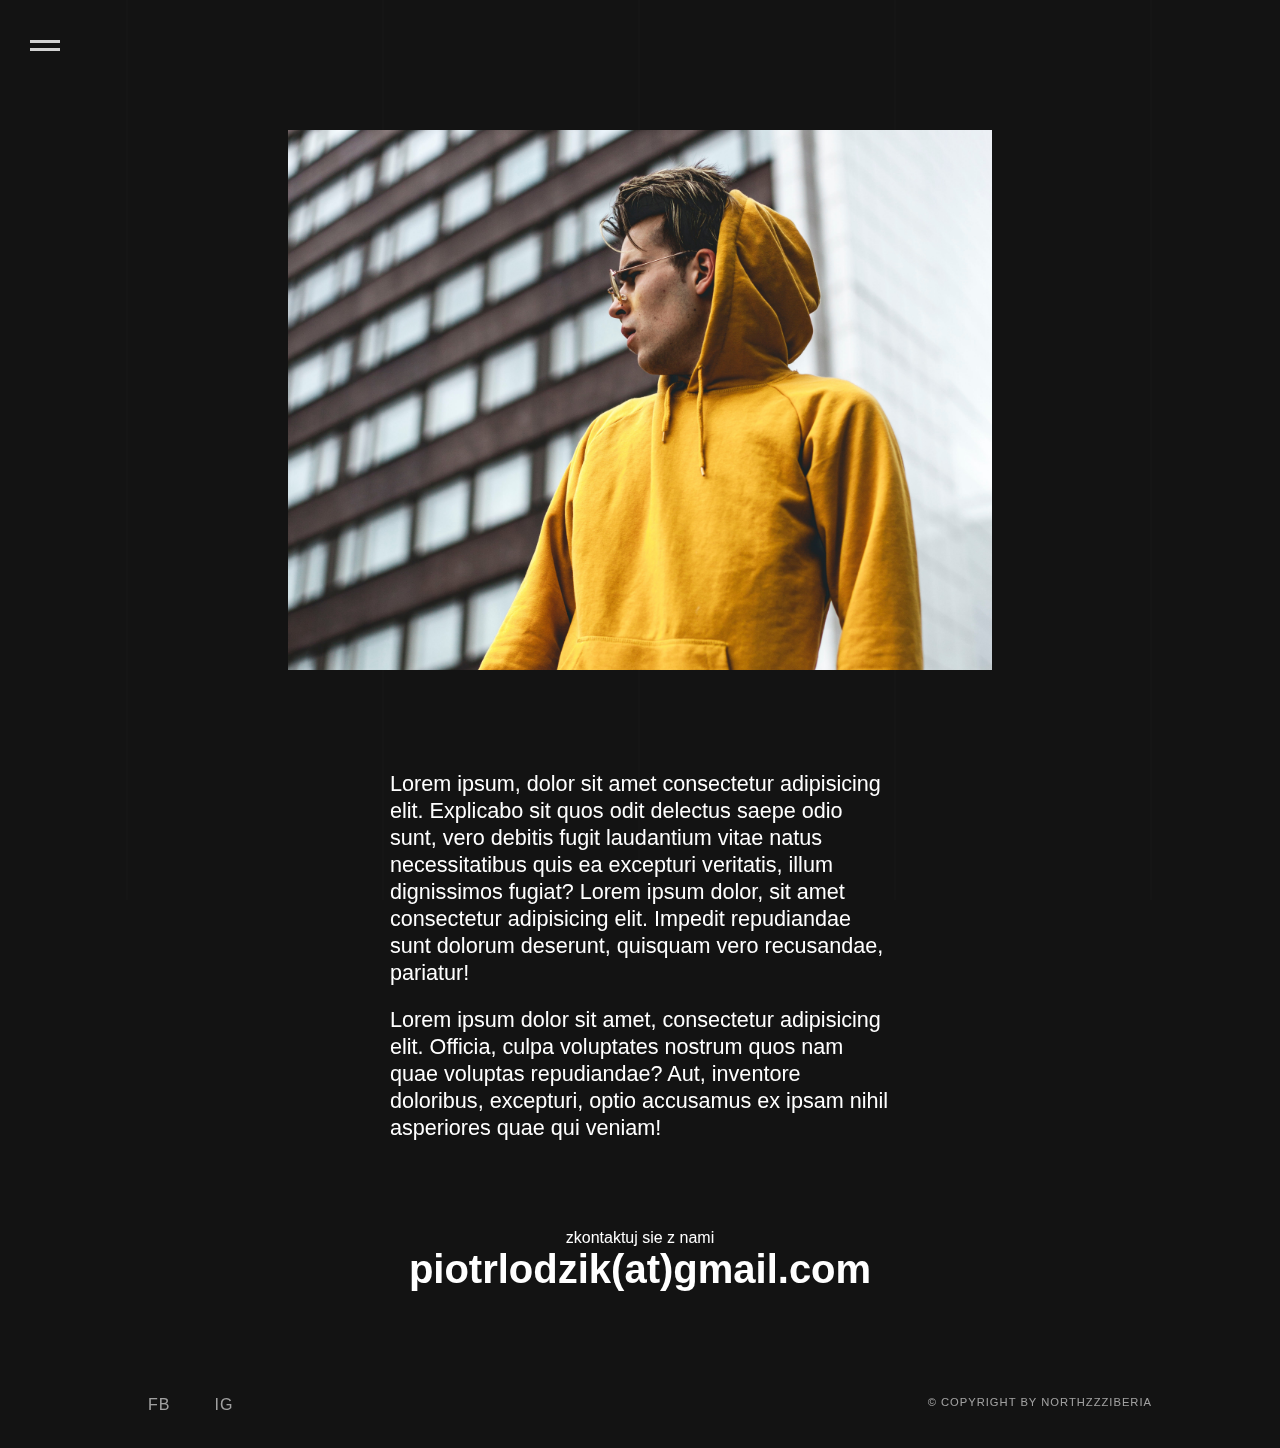
<file: about-us.html>
<!DOCTYPE html>
<html lang="en">

<head>
  <meta charset="UTF-8">
  <meta name="viewport" content="width=device-width, initial-scale=1.0">
  <meta http-equiv="X-UA-Compatible" content="ie=edge">
  <title>AKTION T4 | ABOUT</title>
  <link href="https://fonts.googleapis.com/css?family=Josefin+Sans&display=swap" rel="stylesheet">
  <link rel="stylesheet" href="master.css">
</head>

<body>
  <div class="stripes">
    <span class="body-stripes1 body-stripes"></span>
    <span class="body-stripes2 body-stripes"></span>
    <span class="body-stripes3 body-stripes"></span>
    <span class="body-stripes4 body-stripes"></span>
    <span class="body-stripes5 body-stripes"></span>
  </div>
  <main>
    <header>
      <input type="checkbox" id="chk">
      <label for="chk" class="show-menu-btn">
        <div class="icon-show">
          <div class="one"></div>
          <div class="two"></div>
        </div>
      </label>
      <ul class="menu">
        <div class="menu-inside">
          <div class="center-content">
            <li><a href="index.html">HOME</a></li>
            <li><a href="collection.html">KOLEKCJA</a></li>
            <li><a href="about-us.html">O NAS</a></li>
          </div>
          <label for="chk" class="hide-menu-btn">
            <div class="cross">
              <div class="first"></div>
              <div class="second"></div>
            </div>
          </label>
      </ul>
      </div>
    </header>
    <div class="about-us-content">
      <div class="image image-sec base-of-image"></div>
      <div class="text-container">
        <div class="text-wrapper">
          <p>
            Lorem ipsum, dolor sit amet consectetur adipisicing elit. Explicabo sit quos odit delectus saepe odio sunt, vero debitis fugit laudantium vitae natus necessitatibus quis ea excepturi veritatis, illum dignissimos fugiat?
            Lorem ipsum dolor, sit amet consectetur adipisicing elit. Impedit repudiandae sunt dolorum deserunt, quisquam vero recusandae, pariatur!
          </p>
          <p style="padding: 20px 0">
            Lorem ipsum dolor sit amet, consectetur adipisicing elit. Officia, culpa voluptates nostrum quos nam quae voluptas repudiandae? Aut, inventore doloribus, excepturi, optio accusamus ex ipsam nihil asperiores quae qui veniam!
          </p>
      </div>
      <div class="contact-info">
        <p>zkontaktuj sie z nami</p>
        <a href="mailto: piotridziksukces@gmail.com" class="email">piotrlodzik(at)gmail.com</a>
      </div>
    </div>
    </div>
    <footer>
        <div class="socials">
          <ul>
            <li><a href="http://">FB</a></li>
            <li><a href="http://">IG</a></li>
          </ul>
        </div>
        <p class="copyright">© COPYRIGHT BY <span>NORTHZZZIBERIA</span></p>
      </footer>
  </main>
</body>

</html>
</file>
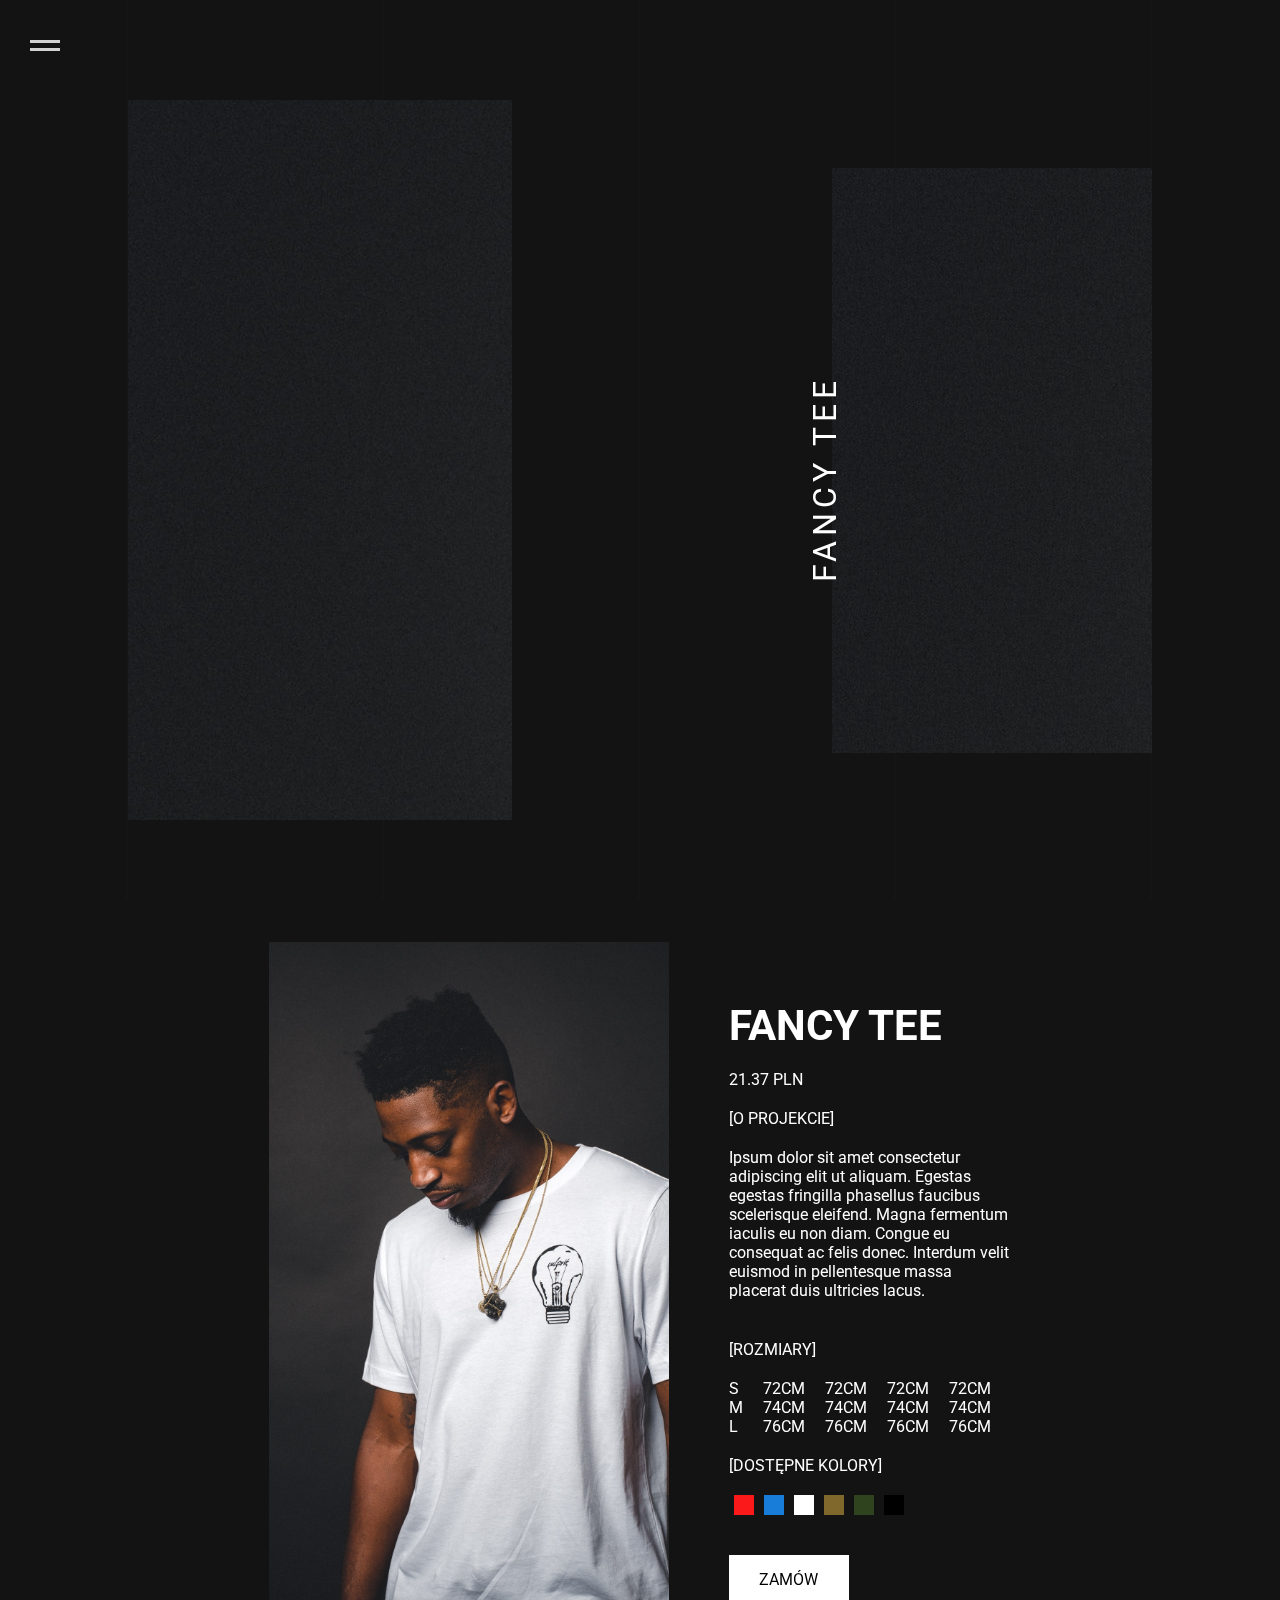
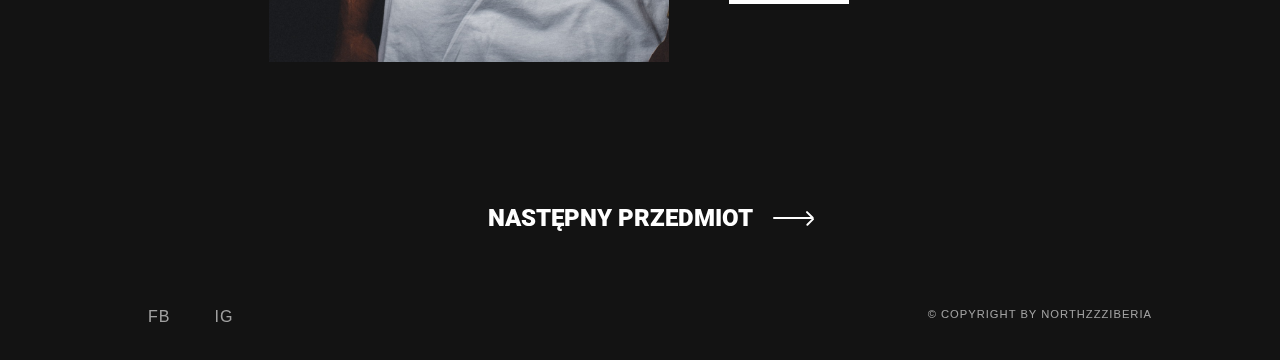
<file: item1.html>
<!DOCTYPE html>
<html lang="en">

<head>
  <meta charset="UTF-8">
  <meta name="viewport" content="width=device-width, initial-scale=1.0">
  <meta http-equiv="X-UA-Compatible" content="ie=edge">
  <title>AKTION T4 | LOREM IPSUM</title>
  <link href="https://fonts.googleapis.com/css?family=Roboto:100,400&display=swap" rel="stylesheet">
  <link href="https://fonts.googleapis.com/css?family=Josefin+Sans&display=swap" rel="stylesheet">
  <link rel="stylesheet" href="master.css">
</head>

<body>
  <div class="stripes">
    <span class="body-stripes1 body-stripes"></span>
    <span class="body-stripes2 body-stripes"></span>
    <span class="body-stripes3 body-stripes"></span>
    <span class="body-stripes4 body-stripes"></span>
    <span class="body-stripes5 body-stripes"></span>
  </div>
  <header>
    <input type="checkbox" id="chk">
    <label for="chk" class="show-menu-btn">
      <div class="icon-show">
        <div class="one"></div>
        <div class="two"></div>
      </div>
    </label>
    <ul class="menu">
      <div class="menu-inside">
        <div class="center-content">
          <li><a href="index.html">HOME</a></li>
          <li><a href="collection.html">KOLEKCJA</a></li>
          <li><a href="about-us.html">O NAS</a></li>
        </div>
        <label for="chk" class="hide-menu-btn">
          <div class="cross">
            <div class="first"></div>
            <div class="second"></div>
          </div>
        </label>
    </ul>
    </div>
  </header>
    <section>
    <div class="images-of-products">
      <div class="image-num image-num1 base-of-image"></div>
      <div class="image-num image-num2 base-of-image"> 
        <p class="name-of-item">FANCY TEE</p>
      </div>
    </div>
  </section>
  <section>
    <div class="prod-info">
      <img src="nigger.jpg" class="img-of-prod ">
      <div class="some-info">
        <h3 class="header-info">FANCY TEE</h3>
        <span class="item-fancy price">21.37 PLN</span>
        <span>[o projekcie]</span>
        <p class="item-fancy">
          Ipsum dolor sit amet consectetur adipiscing elit ut aliquam. Egestas egestas fringilla phasellus faucibus scelerisque eleifend. Magna fermentum iaculis eu non diam. Congue eu consequat ac felis donec. Interdum velit euismod in pellentesque massa placerat duis ultricies lacus.  
        </p>
        <span class="item-fancy">[ROZMIARY]</span>
        <div class="table">
          <div class="sizes table-item">
            <span>S</span>
            <span>M</span>
            <span>L</span>
          </div>
          <div class="chest-size table-item">
            <span>72cm</span>
            <span>74cm</span>
            <span>76cm</span>
          </div>
          <div class="neck-size table-item">
            <span>72cm</span>
            <span>74cm</span>
            <span>76cm</span>
          </div>
          <div class="rekaw-size table-item">
            <span>72cm</span>
            <span>74cm</span>
            <span>76cm</span>
          </div>
          <div class="waist-size table-item">
            <span>72cm</span>
            <span>74cm</span>
            <span>76cm</span>
          </div>
        </div>
        <span class="item-fancy">[dostępne kolory]</span>
        <div class="colors">
          <div class="red-color color-pigment"></div>
          <div class="blue-color color-pigment"></div>
          <div class="white-color color-pigment"></div>
          <div class="sand-color color-pigment"></div>
          <div class="green-color color-pigment"></div>
          <div class="black-color color-pigment"></div>
        </div>
        <a href="#" class="btn-order">ZAMÓW</a>
      </div>
    </div>
  </section>
  <div class="next-page-button">
    <a href="collection.html" class="next-item-btn">NASTĘPNY PRZEDMIOT</a> 
    <div class="arrow-next-item-display">
        <div class="arrow-next-page"></div>
      </div>
  </div>
  <footer>
    <div class="socials">
      <ul>
        <li><a href="http://">FB</a></li>
        <li><a href="http://">IG</a></li>
      </ul>
    </div>
    <p class="copyright">© COPYRIGHT BY <span>NORTHZZZIBERIA</span></p>
  </footer>
</body>

</html>
</file>
<file: master.css>
* {
  margin: 0;
  padding: 0;
  box-sizing: border-box;
}

/*MENU*/
.icon-show div {
  height: 3px;
  background: #d2d2d2;
  margin: 5px 0;
}

.icon-show {
  width: 30px;
  margin-top: 40px;
  transform: rotate(180deg);
}

.cross {
  width: 30px;
}

.first, .second {
  width: 30px;
  height: 3px;
  background-color: #fff;
}

.first {
  transform: rotate(45deg);
  margin-bottom: -3px;
}

.second {
  transform: rotate(-45deg);
}

header {
  background: none;
  height: 100px;
  position: relative;
  max-width: 1300px;
  margin: auto;
}

.menu {
  float: left;
  line-height: 100px;
}

.menu li a {
  text-decoration: none;
  color: #fff;
  transition: 400ms;
  font-size: 3em;
  font-weight: 900;
  letter-spacing: 6px;
  font-family: 'Work Sans', sans-serif;
}

.show-menu-btn, .hide-menu-btn {
  cursor: pointer;
  display: none;
}

.show-menu-btn {
  float: left;
  color: #fff;
  line-height: 100px;
}

.hide-menu-btn:hover,
.show-menu-btn:hover {
  color: #9b9b9b;
}

.menu li a:hover {
  -webkit-text-stroke: 1px #fff;
  color: #161616;
}

.email:hover::before {
  width: 100%;
}

#chk {
  position: absolute;
  z-index: -1;
  visibility: hidden;
}

/*MENU*/
/*landing page!*/
body {
  background: #131313;
  color: #fff;
  animation: 0.7s FromLeft ease;
}

main {
  max-width: 1300px;
  margin: auto;
  position: relative;
  font-family: 'Lato', sans-serif;
}

.stripes {
  max-width: 100%;
  margin: auto;
  overflow: hidden;
}

.body-stripes {
  width: 2px;
  height: 100vh !important;
  border-right: 2px solid rgba(255, 255, 255, 0.01);
  position: fixed !important;
  z-index: -1;
}

.body-stripes1 {
  width: 10%;
}

.body-stripes2 {
  width: 30%;
}

.body-stripes3 {
  width: 50%;
}

.body-stripes4 {
  width: 70%;
}

.body-stripes5 {
  width: 90%;
}

.arrow-display {
  position: absolute;
  bottom: 160px;
  transform: rotate(90deg);
  z-index: 2;
  width: 140px;
  height: 4px;
  right: 20%;
}

.arrow-paragraph {
  position: absolute;
  left: 60%;
  bottom: 100%;
  margin-bottom: 15px;
  font-family: sans-serif;
}

.welcome-img-with-text {
  letter-spacing: 2px;
}

.welcome-img-with-text, .text-inside {
  text-transform: uppercase;
}

.image-of-boi {
  width: 100%;
  height: 80vh;
  position: relative;
  right: 0;
  z-index: -1;
  animation: leftslide 1s ease;
}

.colection-img {
  width: 95%;
  position: relative;
  overflow: hidden;
  margin: auto;
  height: 45vh;
  margin-top: 5em;
  margin-bottom: 5em;
}

.colection-img-second {
  margin-bottom: 15em;
}

.img {
  width: 100%;
  height: 100%;
  display: block;
  transition: transform 0.4s;
}

.img::after {
  content: '';
  width: 100%;
  height: 100%;
  left: 0;
  position: absolute;
  background: rgba(0, 0, 0, 0.4);
  opacity: 0;
  top: 0;
  transition: opacity 0.4s;
}

.img:hover::after {
  opacity: 0.8;
}

.img:hover {
  transform: scale(1.1);
}

.image-of-about {
  background-image: url(about.jpg);
}

.image-of-collection {
  background-image: url(collection.jpg);
}

.text-inside {
  font-size: 2.2em;
  z-index: 1;
  display: flex;
  flex-direction: column-reverse;
  letter-spacing: 3px;
  position: relative;
  align-items: center;
  top: 50%;
  width: 100%;
  height: 100%;
  transform: translateY(-50%);
  justify-content: center;
  text-decoration: none;
  color: #fff;
  text-align: center;
  font-weight: 900;
}

.aktion-landing-paragraph {
  position: absolute;
  top: 50%;
  left: 50%;
  transform: translate(-50%, -50%);
  font-size: 3rem;
  font-weight: 700;
  font-family: 'Assistant', sans-serif;
  letter-spacing: 10px;
  font-style: italic;
}

.scroll-display {
  position: absolute;
  left: 50%;
  transform: translateX(-50%);
  bottom: 0;
  display: flex;
  flex-direction: column;
  justify-content: center;
  align-items: center;
}

.scroll-line {
  background: #d2d2d2;
  height: 80px;
  width: 2px;
  position: relative;
  overflow: hidden;
}

.scroll-line::after{
  content: '';
  width: 100%;
  top: 0;
  left: 0;
  height: 30px;
  background: #FB1919;
  position: absolute;
  animation: dropdown 1.5s ease-in-out infinite;

}

.scroll-element {
font-family: 'roboto', sans-serif;
  transform: rotate(90deg);
  padding: 30px 0;
}

.landing {
  margin-bottom: 10em;
  min-height: 90vh;
  position: relative;
}

/*landing page!*/
.base-of-image {
  background-position: center;
  background-repeat: no-repeat;
  background-size: cover;
}

/*ABOUT*/
.text-wrapper {
  max-width: 500px;
  padding: 20px 0px;
  line-height: 27px;
  margin-top: 50px;
}

.text-wrapper h2 {
  font-size: 2rem;
  padding: 20px 0px;
}

.text-wrapper p {
  font-size: 1.35rem;
}

.image {
  height: 60vh;
  width: 55%;
  position: relative;
  background-image: url(boi.jpg);
}

.contact-info {
  text-align: center;
  margin-bottom: 3em;
  margin-top: 3em;
}

.contact-info a:hover {
  color: #88888800;
  -webkit-text-stroke: 1.5px #fff;
}

.contact-info a {
  font-size: 2.5rem;
  font-weight: 900;
  text-decoration: none;
  transition: .2s cubic-bezier(0.47, 0, 0.745, 0.715);
  outline: none;
  color: #fff;
}
/*ABOUT*/
/*COLLECTION*/
.darker-text-at-back-collection {
  animation: 0.5s TextOnBack linear;
}

.image-of-item {
  background-image: url(wiezien.png);
  width: 320px;
  height: 300px;
  position: relative;
  margin: auto;
}

.item-content p {
  text-align: center;
  margin-top: 1.5em;
  margin-bottom: 1.5em;
  text-transform: uppercase;
}

.image-collection {
  width: 55%;
  height: 90vh;
  background-image: url(collection.jpg);
  top: 0;
  position: absolute;
  right: 0;
  z-index: -1;
}

.see-more-btn {
  color: #fff;
  text-decoration: none;
  padding: 10px 20px;
  border: 1px solid #fff;
  z-index: 1000;
  z-index: 1;
  position: relative;
  transition: 0.3s;
  top: 50%;
  transform: translateY(-50%);
  opacity: 0;
  left: 24%;
}

.see-more-btn::before {
  background: #fff;
  content: '';
  width: 100%;
  height: 0;
  position: absolute;
  left: 0;
  top: 0;
  transition: 0.3s;
  z-index: -1;
}

.see-more-btn:hover {
  color: #000;
}

.see-more-btn:hover::before {
  height: 100%;
  color: #000;
}

.image-of-item:hover .see-more-btn {
  opacity: 1;
}

.image-of-item::before {
  content: '';
  background: #000;
  left: 0;
  width: 100%;
  height: 100%;
  opacity: 0;
  position: absolute;
  transition: opacity 0.3s 0.2s;
}

.image-of-item:hover::before {
  opacity: 0.4;
}

.text-in-content {
  position: absolute;
  margin: 20px;
}

.text-in-content h2 {
  font-size: 3.5em;
  text-transform: uppercase;
  font-weight: 900;
}

.text-in-content h5 {
  font-size: 1em;
  font-weight: 400;
  padding: 10px 0px;
  text-transform: uppercase;
}

.first-page {
  display: flex;
  justify-content: flex-start;
  align-items: center;
  height: 100vh;
  overflow: hidden;
}

.lookbook-container {
  max-width: 700px;
  margin: auto;
  margin-bottom: 15em;
}

.item-content2 {
  margin-top: 150px;
}

/*COLLECTION*/
/*Item chosen*/
section {
  position: relative;
  font-family: 'Roboto', sans-serif !important;
}

.images-of-products {
  position: relative;
  display: flex;
  justify-content: space-between;
  align-items: center;
  width: 80vw;
  margin-bottom: 3em;
  margin: auto;
}

.name-of-item {
  position: absolute;
  top: 50%;
  transform: translateY(-50%);
  left: -110px;
  transform: rotate(-90deg);
  font-size: 2em;
  letter-spacing: 5px;
}

.image-num {
  background: url(nigger.jpg);
  position: relative;
}

.image-num1{
  width: 30vw;
  height: 80vh;
}

.image-num2 {
  width: 25vw;
  height: 65vh;
}

.prod-info {
  display: flex;
    align-items: center;
    margin-bottom: 5em;
    margin-top: 5em;
    justify-content: center;
    height: 100vmin;
    align-content: center;
}

.img-of-prod {
  height: 80vh;
  position: relative;
  left: 0;
  width: 50%;
  object-fit: cover;
  display: flex;
  justify-content: flex-start;
  margin: 0 30px;
}

.some-info {
  flex-direction: column;
  margin: 0 30px;
}

.prod-info span .some-info h3,.prod-info span {
  text-transform: uppercase;
}

.header-info {
  font-size: 2.6rem;
}

.some-info {
  flex-direction: column;
}

.table, .some-info, .prod-info, .table-item, .colors {
  display: flex;
}

.colors {
  padding: 0 0 40px 0;
}

.item-fancy {
  padding: 20px 0;
}

.table-item {
  flex-direction: column;
  padding: 0 20px 0 0;
}

.color-pigment {
  width: 20px;
  height: 20px;
  margin: 0 5px;
}

.red-color {
  background: #FB1919;
}

.blue-color {
  background: #187CD9;
}

.white-color {
  background: #fff;
}

.sand-color {
  background: #80682C;
}

.black-color {
  background: #000;
}

.green-color {
  background: #2F441E;
}


.btn-order {
  padding: 15px 30px;
  background: #fff;
  text-decoration: none;
  color: #000;
  transition: .2s .2s;
  max-width: 120px;
}

.btn-order:hover {
  background: #FB1919;
  color: #fff;
}

.next-page-button {
  display: flex;
  justify-content: center;
  align-items: center;
}

.next-item-btn {
  font-family: 'Roboto', sans-serif;
  align-items: center;
  cursor: pointer;
  text-decoration: none;
  color: #fff;
  margin: 20px;
  font-weight: 900;
  font-size: 1.5rem;
}

.arrow-next-item-display {
  width: 40px;
  height: 1.5px;
  position: relative;
}

.arrow-next-page {
  width: 100%;
  height: 100%;
  background: #fff;
  position: relative;
  border-radius: 5px;
}

.arrow-next-page::after, .arrow-next-page::before {
  content: '';
  width: 10px;
  height: 1.5px;
  background: #fff;
  position: absolute;
  right: -2px;
  border-radius: 5px;
}

.arrow-next-page::after{
  top: 3.5px;
  transform: rotate(-45deg);
}

.arrow-next-page::before {
  top: -3.5px;
  transform: rotate(45deg);
}
/*Item chosen*/
footer {
  
  display: flex;
  justify-content: space-between;
  max-width: 80%;
  margin: auto;
  margin-top: 5em;
  margin-bottom: 3em;
  opacity: 0.6;
  font-size: .7rem;
  letter-spacing: 1px;
  color: #fff;
  font-family: sans-serif;
}

.socials ul li{
  display: inline;
}

.socials ul li a {
  text-decoration: none;
  color: white;
  font-size: 1rem;
  margin: 0 20px;
}

@media screen and (min-width: 791px) {
  .lookbook-container {
    display: grid;
    grid-template-columns: repeat(2, 1fr);
  }

  .about-us-content {
    display: flex;
    margin: auto;
    justify-content: center;
    flex-direction: column;
    align-items: center;
  }

  .image {
    margin: 30px;
  }

  .prod-info {
    max-width: 800px;
    margin: auto;
    margin-top: 2em;
    margin-bottom: 2em;
    display: flex;
    justify-content: center;
    align-items: center;
    align-content: center;
  }
}

@media screen and (max-width: 789px) {

  .welcome-text {
    width: 100%;
    margin-left: 10px;
    line-height: 50px;
  }

  .lookbook-container {
    margin-left: auto;
    margin-right: auto;
    display: block;
  }

  .text-in-content {
    font-size: 80%;
  }

  .item-content2 {
    margin-top: 0px;
    display: grid;
    grid-template-columns: repeat(1, 1fr);
  }

  .about-us-content {
    display: flex;
    justify-content: center;
    flex-direction: column;
    align-items: center;
  }

  .text-wrapper {
    margin-left: 1em;
    margin-right: 1em;
    text-align: left;

  }

  .text-wrapper p {
    font-size: 1.1rem;
  }

  .contact-info {
    font-size: 0.9rem;
  }

  .email {
    font-size: 1.7rem !important;
  }

  .image {
    width: 80%;
    margin: auto;
  }

  .images-of-products, .prod-info {
    display: flex;
    flex-direction: column;
  }

  .prod-info {
    height: auto;
  }

  .img-of-prod {
    width: 80%;
  }

  .some-info {
    padding: 40px 0 0 0;
  }

  .image-num {
    width: 90%;
    margin: 20px 0;
  }

  .name-of-item {
    display: none;
  }

  .menu {
    font-size: 70%;
  }

  .socials {
    display: none;
  }

  footer {
    justify-content: center;
    align-items: center;
    display: flex;
    font-size: .55rem;
  }
}

@media screen and (min-width: 10px) {
  .show-menu-btn, .hide-menu-btn {
    display: block;
    float: left;
    margin: 0px 30px;
  }

  .menu {
    position: fixed;
    width: 100vw;
    height: 100%;
    left: 0;
    right: 0;
    top: -200%;
    opacity: 0;
    transition: all 0.2s;
    z-index: 999;
    line-height: normal;
    background: hsla(0, 0%, 4%, 0.97);
  }

  .menu-inside {
    max-width: 1300px;
    margin: auto;
  }

  .center-content, .contact {
    position: absolute;
    top: 50%;
    transform: translateY(-50%);
  }

  .center-content li {
    list-style: none;
  }

  .menu a {
    margin: 30px;
    color: #fff;
  }

  .hide-menu-btn {
    position: absolute;
    top: 50px;
  }

  #chk:checked~.menu {
    opacity: 1;
    top: 0;
  }
}

/* ANIMATIONS */
@keyframes FromLeft {
  from {
    opacity: 0;
  }

  to {
    opacity: 1;
  }
}

@keyframes dropdown {
  from {
    top: -40%;
    animation-timing-function: cubic-bezier(1,0,0.4,0.7)
  }

  to {
    top: 130%;
    animation-timing-function: cubic-bezier(0,0,1,1)
  }
}

/* ANIMATIONS */
</file>
